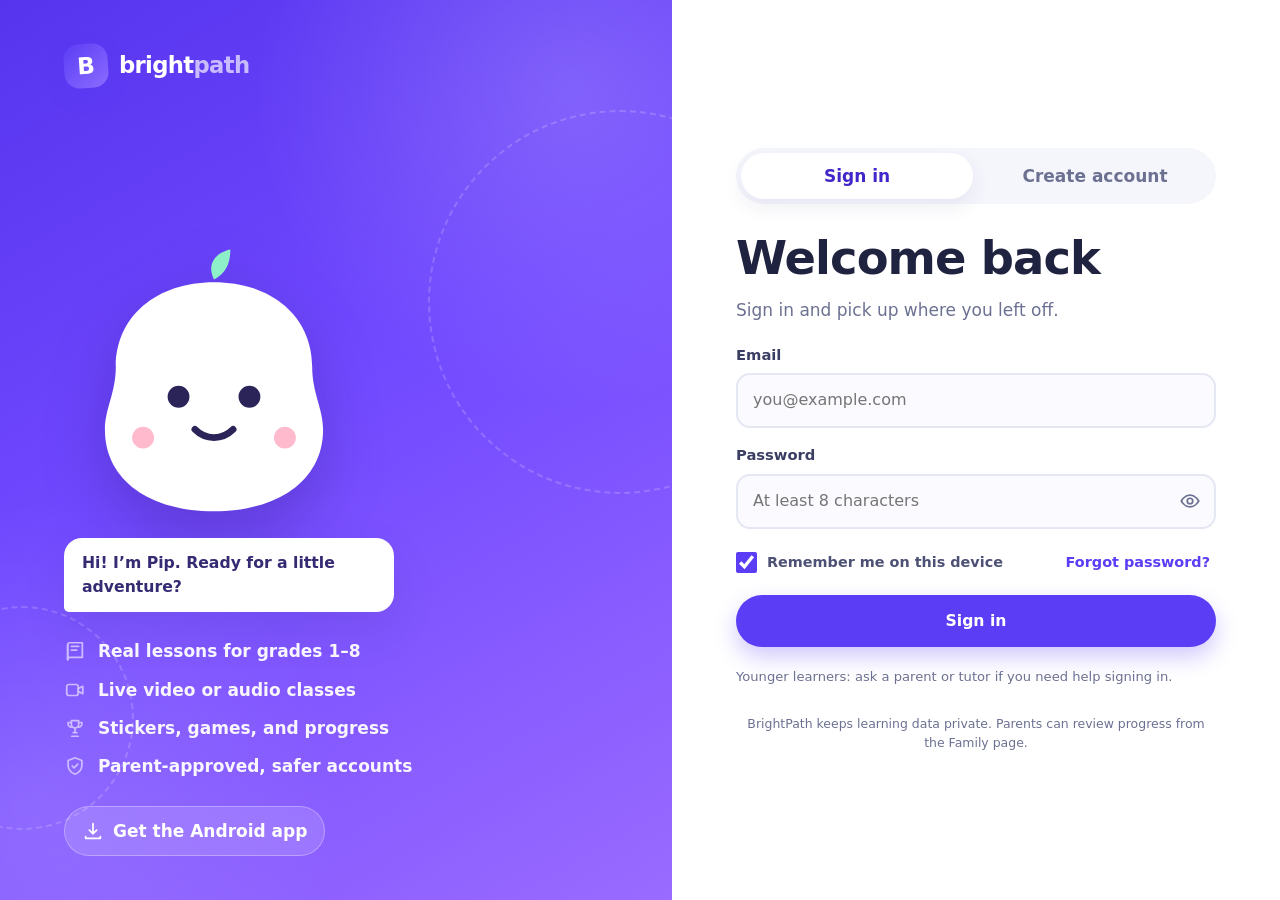
<file: app.html>
<!doctype html>
<html lang="en">
<head>
  <meta charset="utf-8">
  <meta name="viewport" content="width=device-width, initial-scale=1, viewport-fit=cover">
  <meta name="theme-color" content="#5b3df5">
  <meta name="mobile-web-app-capable" content="yes">
  <meta name="apple-mobile-web-app-capable" content="yes">
  <meta name="apple-mobile-web-app-status-bar-style" content="default">
  <meta name="description" content="BrightPath is a friendly learning app for grades 1 to 8 with lessons, live classes, games, and family progress.">
  <meta name="referrer" content="no-referrer">
  <title>BrightPath Learning</title>
  <link rel="manifest" href="./manifest.json">
  <link rel="icon" href="./icon.svg" type="image/svg+xml">
  <link rel="stylesheet" href="./styles.css">
  <script src="./site-config.js" defer></script>
</head>
<body>
  <svg class="icon-sprite" aria-hidden="true" focusable="false" xmlns="http://www.w3.org/2000/svg">
    <symbol id="i-home" viewBox="0 0 24 24"><path d="M3 11.5 12 4l9 7.5"/><path d="M5.5 10v10h13V10"/><path d="M9.5 20v-6h5v6"/></symbol>
    <symbol id="i-book" viewBox="0 0 24 24"><path d="M4 5.5A2.5 2.5 0 0 1 6.5 3H20v16H6.5A2.5 2.5 0 0 0 4 21.5z"/><path d="M4 5.5v16"/><path d="M8 7h8M8 11h6"/></symbol>
    <symbol id="i-tasks" viewBox="0 0 24 24"><rect x="4" y="3.5" width="16" height="17" rx="2.5"/><path d="m8 9 1.5 1.5L12 8"/><path d="M14 9.5h3M8 15h9"/></symbol>
    <symbol id="i-video" viewBox="0 0 24 24"><rect x="3" y="6" width="12.5" height="12" rx="2.5"/><path d="m15.5 10.5 5-2.5v8l-5-2.5z"/></symbol>
    <symbol id="i-message" viewBox="0 0 24 24"><path d="M4 5.5h16v10H9l-5 4z"/><path d="M8 9h8M8 12h5"/></symbol>
    <symbol id="i-game" viewBox="0 0 24 24"><path d="M7 8h10a4 4 0 0 1 4 4v4a2.5 2.5 0 0 1-4.4 1.6L15 16H9l-1.6 1.6A2.5 2.5 0 0 1 3 16v-4a4 4 0 0 1 4-4Z"/><path d="M8 11v3M6.5 12.5h3M16 11.5h.01M18 13.5h.01"/></symbol>
    <symbol id="i-trophy" viewBox="0 0 24 24"><path d="M8 4h8v4a4 4 0 0 1-8 0z"/><path d="M8 6H4.5v1.5A3.5 3.5 0 0 0 8 11M16 6h3.5v1.5A3.5 3.5 0 0 1 16 11"/><path d="M12 12v5M8.5 21h7M10 17h4"/></symbol>
    <symbol id="i-heart" viewBox="0 0 24 24"><path d="M12 20s-7.5-4.6-7.5-9.6A4.4 4.4 0 0 1 12 7.2a4.4 4.4 0 0 1 7.5 3.2C19.5 15.4 12 20 12 20Z"/></symbol>
    <symbol id="i-family" viewBox="0 0 24 24"><circle cx="8" cy="8" r="3"/><circle cx="17" cy="9" r="2.5"/><path d="M2.5 20a5.5 5.5 0 0 1 11 0M14 20a4.5 4.5 0 0 1 7.5-3.4"/></symbol>
    <symbol id="i-users" viewBox="0 0 24 24"><circle cx="9" cy="8" r="3.2"/><path d="M3 20a6 6 0 0 1 12 0"/><path d="M15.5 5.5a3 3 0 0 1 0 5.8M17 14a5 5 0 0 1 4 5"/></symbol>
    <symbol id="i-shield" viewBox="0 0 24 24"><path d="M12 3 4.5 6v5.5c0 4.4 3.1 7.6 7.5 9.5 4.4-1.9 7.5-5.1 7.5-9.5V6z"/><path d="m9 12 2 2 4-4"/></symbol>
    <symbol id="i-help" viewBox="0 0 24 24"><circle cx="12" cy="12" r="9"/><path d="M9.5 9a2.6 2.6 0 1 1 3.2 2.5c-.7.2-.7.8-.7 1.5"/><path d="M12 17h.01"/></symbol>
    <symbol id="i-bell" viewBox="0 0 24 24"><path d="M18 9a6 6 0 0 0-12 0c0 6-2.5 6-2.5 8h17C20.5 15 18 15 18 9"/><path d="M10 20h4"/></symbol>
    <symbol id="i-logout" viewBox="0 0 24 24"><path d="M14 4h4.5A1.5 1.5 0 0 1 20 5.5v13a1.5 1.5 0 0 1-1.5 1.5H14"/><path d="M10 8l-4 4 4 4M6 12h9"/></symbol>
    <symbol id="i-search" viewBox="0 0 24 24"><circle cx="10.5" cy="10.5" r="6.5"/><path d="m15.5 15.5 5 5"/></symbol>
    <symbol id="i-plus" viewBox="0 0 24 24"><path d="M12 5v14M5 12h14"/></symbol>
    <symbol id="i-star" viewBox="0 0 24 24"><path d="m12 3 2.7 5.6 6.1.9-4.4 4.3 1 6.1-5.4-2.9-5.4 2.9 1-6.1-4.4-4.3 6.1-.9z"/></symbol>
    <symbol id="i-sparkle" viewBox="0 0 24 24"><path d="M12 3c.6 4.7 2.3 6.4 7 7-4.7.6-6.4 2.3-7 7-.6-4.7-2.3-6.4-7-7 4.7-.6 6.4-2.3 7-7Z"/><path d="M19 15c.2 1.7.8 2.3 2.5 2.5-1.7.2-2.3.8-2.5 2.5-.2-1.7-.8-2.3-2.5-2.5 1.7-.2 2.3-.8 2.5-2.5Z"/></symbol>
    <symbol id="i-rocket" viewBox="0 0 24 24"><path d="M14 4c3.5 0 6 2.5 6 6l-7.5 7.5-4-4z"/><path d="m8.5 13.5-3.5.5.5-3.5 2-2L12 12z"/><path d="M6 18c-1.2.2-2.2 1.2-2.5 3 1.8-.3 2.8-1.3 3-2.5"/></symbol>
    <symbol id="i-check" viewBox="0 0 24 24"><path d="m5 12.5 4.5 4.5L19 7"/></symbol>
    <symbol id="i-play" viewBox="0 0 24 24"><path d="M8 5.5v13l10-6.5z"/></symbol>
    <symbol id="i-mic" viewBox="0 0 24 24"><rect x="9" y="3" width="6" height="11" rx="3"/><path d="M5.5 11a6.5 6.5 0 0 0 13 0M12 17.5V21M9 21h6"/></symbol>
    <symbol id="i-camera" viewBox="0 0 24 24"><rect x="3" y="7" width="12" height="10" rx="2.5"/><path d="m15 10.5 5-2.5v8l-5-2.5z"/></symbol>
    <symbol id="i-clock" viewBox="0 0 24 24"><circle cx="12" cy="12" r="9"/><path d="M12 7v5.5l3.5 2"/></symbol>
    <symbol id="i-calendar" viewBox="0 0 24 24"><rect x="3.5" y="5" width="17" height="16" rx="2.5"/><path d="M8 3v4M16 3v4M3.5 10h17"/></symbol>
    <symbol id="i-download" viewBox="0 0 24 24"><path d="M12 4v11M8 11l4 4 4-4"/><path d="M4 18v2h16v-2"/></symbol>
<symbol id="i-copy" viewBox="0 0 24 24"><rect x="8.5" y="8.5" width="12" height="12" rx="2.5"/><path d="M15.5 5.5A2.5 2.5 0 0 0 13 3H6a3 3 0 0 0-3 3v7a2.5 2.5 0 0 0 2.5 2.5"/></symbol>
    <symbol id="i-close" viewBox="0 0 24 24"><path d="m6 6 12 12M18 6 6 18"/></symbol>
    <symbol id="i-menu" viewBox="0 0 24 24"><path d="M4 7h16M4 12h16M4 17h16"/></symbol>
    <symbol id="i-send" viewBox="0 0 24 24"><path d="m4 12 16-8-5 16-3-6z"/><path d="m12 14 8-10"/></symbol>
    <symbol id="i-lock" viewBox="0 0 24 24"><rect x="4.5" y="10" width="15" height="11" rx="2.5"/><path d="M8 10V7.5a4 4 0 0 1 8 0V10"/><path d="M12 14v3"/></symbol>
    <symbol id="i-eye" viewBox="0 0 24 24"><path d="M2.5 12S6 5.5 12 5.5 21.5 12 21.5 12 18 18.5 12 18.5 2.5 12 2.5 12Z"/><circle cx="12" cy="12" r="3"/></symbol>
    <symbol id="i-pencil" viewBox="0 0 24 24"><path d="m4 20 4.5-1L20 7.5 16.5 4 5 15.5z"/><path d="m14.5 6 3.5 3.5"/></symbol>
    <symbol id="i-chart" viewBox="0 0 24 24"><path d="M4 20V4M4 20h16"/><path d="M8 16v-4M12 16V8M16 16v-7"/></symbol>
    <symbol id="i-leaf" viewBox="0 0 24 24"><path d="M5 19c0-8 5-13 14-14 1 9-4 15-12 15"/><path d="M5 19c2-4 5-7 9-9"/></symbol>
    <symbol id="i-people" viewBox="0 0 24 24"><circle cx="8" cy="8" r="3"/><circle cx="17" cy="9" r="2.5"/><path d="M2.5 20a5.5 5.5 0 0 1 11 0M14 20a4.5 4.5 0 0 1 7.5-3.4"/></symbol>
    <symbol id="i-settings" viewBox="0 0 24 24"><circle cx="12" cy="12" r="3"/><path d="M12 2.5v3M12 18.5v3M2.5 12h3M18.5 12h3M5.3 5.3l2.1 2.1M16.6 16.6l2.1 2.1M18.7 5.3l-2.1 2.1M7.4 16.6l-2.1 2.1"/></symbol>
    <symbol id="i-refresh" viewBox="0 0 24 24"><path d="M20 11a8 8 0 1 0-2 6"/><path d="M20 4v7h-7"/></symbol>
    <symbol id="i-trash" viewBox="0 0 24 24"><path d="M4 7h16M9 7V4h6v3M6 7l1 13h10l1-13"/><path d="M10 11v5M14 11v5"/></symbol>
    <symbol id="i-edit" viewBox="0 0 24 24"><path d="m4 20 4.5-1L20 7.5 16.5 4 5 15.5z"/><path d="m14.5 6 3.5 3.5"/></symbol>
    <symbol id="i-fingerprint" viewBox="0 0 24 24"><path d="M5 12a7 7 0 0 1 14 0"/><path d="M7.5 12a4.5 4.5 0 0 1 9 0v3"/><path d="M10 12a2 2 0 0 1 4 0v4"/><path d="M12.5 16v3M5 15.5v2M18.5 17v2.5"/></symbol>
    <symbol id="i-arrow" viewBox="0 0 24 24"><path d="M5 12h14M14 7l5 5-5 5"/></symbol>
    <symbol id="i-cloud" viewBox="0 0 24 24"><path d="M6.5 19a4.5 4.5 0 0 1-.7-8.9A6 6 0 0 1 17.5 9 4.8 4.8 0 0 1 17 19z"/></symbol>
    <symbol id="i-moon" viewBox="0 0 24 24"><path d="M20 14.5A8 8 0 0 1 9.5 4 8.5 8.5 0 1 0 20 14.5Z"/></symbol>
    <symbol id="i-sun" viewBox="0 0 24 24"><circle cx="12" cy="12" r="4"/><path d="M12 2.5v2M12 19.5v2M2.5 12h2M19.5 12h2M5.3 5.3l1.4 1.4M17.3 17.3l1.4 1.4M18.7 5.3l-1.4 1.4M6.7 17.3l-1.4 1.4"/></symbol>
  </svg>

  <section id="auth-view" class="auth-view">
    <div class="auth-art">
      <a class="brand brand-light" href="./index.html" aria-label="BrightPath home">
        <span class="brand-mark">B</span>
        <span class="brand-word">bright<span>path</span></span>
      </a>
      <div class="auth-mascot">
        <svg viewBox="0 0 220 220" role="img" aria-label="Pip the friendly BrightPath guide">
          <path class="mascot-body" d="M110 28c42 0 72 25 72 62 0 19 8 31 8 46 0 38-34 60-80 60s-80-22-80-60c0-15 8-27 8-46 0-37 30-62 72-62Z"/>
          <circle cx="84" cy="112" r="8" class="mascot-eye"/>
          <circle cx="136" cy="112" r="8" class="mascot-eye"/>
          <path d="M96 136c8 8 20 8 28 0" class="mascot-smile"/>
          <path d="M110 26c-6-12 2-20 12-22 0 11-4 18-12 22Z" class="mascot-leaf"/>
          <circle cx="58" cy="142" r="8" class="mascot-cheek"/>
          <circle cx="162" cy="142" r="8" class="mascot-cheek"/>
        </svg>
        <div class="mascot-bubble">Hi! I’m Pip. Ready for a little adventure?</div>
      </div>
      <ul class="auth-points">
        <li><svg class="icon"><use href="#i-book"/></svg> Real lessons for grades 1–8</li>
        <li><svg class="icon"><use href="#i-video"/></svg> Live video or audio classes</li>
        <li><svg class="icon"><use href="#i-trophy"/></svg> Stickers, games, and progress</li>
        <li><svg class="icon"><use href="#i-shield"/></svg> Parent-approved, safer accounts</li>
      </ul>
      <a class="auth-download" href="./index.html#android"><svg class="icon"><use href="#i-download"/></svg> Get the Android app</a>
    </div>

    <div class="auth-panel">
      <div class="auth-mobile-brand">
        <span class="brand-mark">B</span>
        <span class="brand-word">bright<span>path</span></span>
      </div>
      <div class="auth-tabs" role="tablist">
        <button class="auth-tab is-active" data-auth-tab="login" role="tab" aria-selected="true">Sign in</button>
        <button class="auth-tab" data-auth-tab="register" role="tab" aria-selected="false">Create account</button>
      </div>

      <form id="login-form" class="auth-form" autocomplete="on" novalidate>
        <h1>Welcome back</h1>
        <p class="muted">Sign in and pick up where you left off.</p>
        <label class="field"><span>Email</span><input id="login-email" type="email" inputmode="email" autocomplete="username" required placeholder="you@example.com"></label>
        <label class="field"><span>Password</span>
          <span class="password-wrap"><input id="login-password" type="password" autocomplete="current-password" required minlength="8" placeholder="At least 8 characters"><button type="button" class="peek" data-peek="login-password" aria-label="Show password"><svg class="icon"><use href="#i-eye"/></svg></button></span>
        </label>
        <div class="form-row"><label class="check"><input id="login-remember" type="checkbox" checked> <span>Remember me on this device</span></label><button type="button" class="link-button" id="forgot-button">Forgot password?</button></div>
        <button class="button button-primary button-wide" type="submit" id="login-submit">Sign in</button>
        <button class="button button-biometric button-wide" type="button" id="biometric-unlock" hidden><svg class="icon"><use href="#i-fingerprint"/></svg> Unlock with fingerprint</button>
        <p class="form-note">Younger learners: ask a parent or tutor if you need help signing in.</p>
      </form>

      <form id="register-form" class="auth-form" hidden novalidate>
        <h1>Start your path</h1>
        <p class="muted">Choose who you are, then make a safe account.</p>
        <div class="role-picker" role="radiogroup" aria-label="Account type">
          <label class="role-option is-active"><input type="radio" name="register-role" value="student" checked><span><svg class="icon"><use href="#i-star"/></svg> Student</span></label>
          <label class="role-option"><input type="radio" name="register-role" value="parent"><span><svg class="icon"><use href="#i-family"/></svg> Parent</span></label>
          <label class="role-option"><input type="radio" name="register-role" value="tutor"><span><svg class="icon"><use href="#i-pencil"/></svg> Tutor</span></label>
        </div>
        <div class="form-grid">
          <label class="field"><span>Name</span><input id="register-name" autocomplete="name" required maxlength="120" placeholder="Your name"></label>
          <label class="field"><span>Email</span><input id="register-email" type="email" inputmode="email" autocomplete="email" required placeholder="you@example.com"></label>
        </div>
        <div class="form-grid">
          <label class="field"><span>Password</span>
            <span class="password-wrap"><input id="register-password" type="password" autocomplete="new-password" required minlength="8" placeholder="At least 8 characters"><button type="button" class="peek" data-peek="register-password" aria-label="Show password"><svg class="icon"><use href="#i-eye"/></svg></button></span>
          </label>
          <label class="field" id="grade-field"><span>Grade</span>
            <select id="register-grade" required>
              <option value="">Choose grade</option>
              <option value="1">Grade 1</option><option value="2">Grade 2</option><option value="3">Grade 3</option><option value="4">Grade 4</option>
              <option value="5">Grade 5</option><option value="6">Grade 6</option><option value="7">Grade 7</option><option value="8">Grade 8</option>
            </select>
          </label>
        </div>
        <label class="field"><span>Avatar</span>
          <select id="register-avatar">
            <option value="star">Star</option><option value="rocket">Rocket</option><option value="book">Book</option><option value="fox">Fox</option>
            <option value="panda">Panda</option><option value="owl">Owl</option><option value="cat">Cat</option><option value="robot">Robot</option>
            <option value="flower">Flower</option><option value="moon">Moon</option>
          </select>
        </label>
        <label class="field"><span>School invite code <em>(optional)</em></span><input id="register-invite" maxlength="8" placeholder="For example 7KQ2M9XA"></label>
        <div id="student-consent-fields">
          <label class="field"><span>Parent or guardian email</span><input id="register-guardian" type="email" inputmode="email" placeholder="parent@example.com"></label>
          <label class="check check-box"><input id="register-consent" type="checkbox"> <span>My parent or guardian says it is okay to use BrightPath and agrees to the family safety rules.</span></label>
        </div>
        <p id="register-tutor-note" class="form-note" hidden>Tutor accounts are reviewed by a school administrator before first sign-in.</p>
        <button class="button button-primary button-wide" type="submit" id="register-submit">Create my account</button>
        <p class="form-note">Never share your password. BrightPath will never ask for it by email.</p>
      </form>

      <form id="forgot-form" class="auth-form" hidden novalidate>
        <h1>Need help signing in?</h1>
        <p class="muted">Enter your email. If mail is enabled, a recovery link is sent. Otherwise your parent, tutor, or school administrator can create a temporary password.</p>
        <label class="field"><span>Email</span><input id="forgot-email" type="email" inputmode="email" required placeholder="you@example.com"></label>
        <button class="button button-primary button-wide" type="submit">Send recovery help</button>
        <button class="button button-quiet button-wide" type="button" id="forgot-back">Back to sign in</button>
      </form>
      <p class="auth-legal">BrightPath keeps learning data private. Parents can review progress from the Family page.</p>
    </div>
  </section>

  <div id="app-view" class="app-shell" hidden>
    <div class="scrim" id="nav-scrim" hidden></div>
    <aside class="sidebar" id="sidebar" aria-label="Main navigation">
      <a class="brand" href="#" data-page="home" aria-label="BrightPath home">
        <span class="brand-mark">B</span>
        <span class="brand-word">bright<span>path</span></span>
      </a>
      <div class="sidebar-profile">
        <span class="avatar avatar-lg" id="sidebar-avatar">S</span>
        <div><strong id="sidebar-name">Learner</strong><small id="sidebar-role">Student</small></div>
      </div>
      <nav id="side-nav" class="nav-list"></nav>
      <div class="sidebar-card">
        <svg class="icon"><use href="#i-sparkle"/></svg>
        <strong>A little progress<br>every day.</strong>
        <span id="sidebar-tip">You’re doing great.</span>
      </div>
      <div class="sidebar-footer">
        <span class="online-dot"></span>
        <span id="connection-label">Connected</span>
        <button class="icon-button tiny" id="sidebar-help" aria-label="Help"><svg class="icon"><use href="#i-help"/></svg></button>
      </div>
    </aside>

    <main class="main-area">
      <header class="topbar">
        <button class="icon-button mobile-only" id="menu-button" aria-label="Open menu"><svg class="icon"><use href="#i-menu"/></svg></button>
        <div class="topbar-title"><small id="greeting">Hello</small><strong id="page-title">My learning</strong></div>
        <form class="search-box" id="search-form" role="search">
          <svg class="icon"><use href="#i-search"/></svg>
          <input id="search-input" type="search" placeholder="Search lessons and help" autocomplete="off" aria-label="Search">
          <kbd>/</kbd>
        </form>
        <div class="topbar-actions">
          <button class="icon-button" id="install-button" aria-label="Get the Android app" title="Get the Android app" hidden><svg class="icon"><use href="#i-download"/></svg></button>
          <button class="icon-button notification-button" id="notification-button" aria-label="Notifications"><svg class="icon"><use href="#i-bell"/></svg><span class="notification-dot" id="notification-dot" hidden></span></button>
          <button class="profile-chip" id="profile-button" aria-label="Open profile"><span class="avatar" id="header-avatar">S</span><span id="header-name">Learner</span><svg class="icon chevron"><use href="#i-arrow"/></svg></button>
        </div>
      </header>
      <section id="page-content" class="page-content" aria-live="polite" tabindex="-1"></section>
      <nav id="mobile-nav" class="mobile-nav" aria-label="Mobile navigation"></nav>
    </main>
  </div>

  <aside id="notification-drawer" class="drawer" hidden aria-label="Notifications">
    <div class="drawer-head"><div><small>Your updates</small><h2>Notifications</h2></div><button class="icon-button" id="notification-close" aria-label="Close"><svg class="icon"><use href="#i-close"/></svg></button></div>
    <div class="drawer-actions"><button class="button button-quiet button-small" id="mark-all-read">Mark all as read</button><button class="button button-quiet button-small" id="enable-notifications">Allow notifications</button></div>
    <div id="notification-list" class="notification-list"></div>
  </aside>

  <div id="modal-root"></div>
  <div id="toast" class="toast" role="status" aria-live="polite"></div>

  <section id="jitsi-overlay" class="jitsi-overlay" hidden aria-label="Live class">
    <header class="jitsi-bar">
      <div><span class="live-pill"><span class="pulse"></span> Live class</span><strong id="jitsi-title">BrightPath class</strong></div>
      <div class="jitsi-actions">
        <button class="button button-quiet button-small" id="jitsi-chat-toggle"><svg class="icon"><use href="#i-message"/></svg> Class chat</button>
        <button class="button button-danger button-small" id="jitsi-leave"><svg class="icon"><use href="#i-close"/></svg> Leave</button>
      </div>
    </header>
    <div class="jitsi-stage">
      <div id="jitsi-container"></div>
      <aside id="class-chat-panel" class="class-chat" hidden>
        <div class="class-chat-head"><strong>Class chat</strong><button class="icon-button tiny" id="class-chat-close" aria-label="Close chat"><svg class="icon"><use href="#i-close"/></svg></button></div>
        <div id="class-chat-messages" class="chat-messages"></div>
        <form id="class-chat-form" class="chat-form"><input id="class-chat-input" maxlength="1000" placeholder="Write to the class"><button class="icon-button send" aria-label="Send"><svg class="icon"><use href="#i-send"/></svg></button></form>
      </aside>
    </div>
  </section>

  <div id="tour" class="tour" hidden>
    <div class="tour-card">
      <div class="tour-top"><span id="tour-count">1 of 5</span><button class="icon-button tiny" id="tour-skip" aria-label="Skip tour"><svg class="icon"><use href="#i-close"/></svg></button></div>
      <div class="tour-illustration" id="tour-illustration"></div>
      <h2 id="tour-title">Welcome to BrightPath</h2>
      <p id="tour-body">Here is a quick guide to your learning space.</p>
      <div class="tour-dots" id="tour-dots"></div>
      <div class="tour-actions"><button class="button button-quiet" id="tour-back">Back</button><button class="button button-primary" id="tour-next">Next</button></div>
    </div>
  </div>

  <script src="./app.js" defer></script>
</body>
</html>
</file>
<file: styles.css>
/* BrightPath — production interface
   Big type, large touch targets, playful stickers, calm reading areas. */

:root {
  --purple: #5b3df5;
  --purple-dark: #4027c9;
  --purple-soft: #eeeaff;
  --mint: #16b98d;
  --mint-soft: #e2fbf3;
  --orange: #f08c2e;
  --orange-soft: #fff1df;
  --peach: #ff7474;
  --peach-soft: #ffe9e9;
  --blue: #2d8cf0;
  --blue-soft: #e7f2ff;
  --yellow: #f5c542;
  --yellow-soft: #fff7d9;
  --ink: #20233f;
  --muted: #6c7192;
  --line: #e5e7f3;
  --bg: #f5f6fc;
  --card: #ffffff;
  --shadow: 0 18px 45px rgba(44, 39, 105, 0.10);
  --shadow-sm: 0 8px 20px rgba(44, 39, 105, 0.08);
  --radius: 22px;
  --radius-sm: 14px;
  --font: "Segoe UI", system-ui, -apple-system, "Helvetica Neue", Arial, sans-serif;
  --display: "Trebuchet MS", "Segoe UI", system-ui, sans-serif;
}

* { box-sizing: border-box; }
html { scroll-behavior: smooth; }
body {
  margin: 0;
  font-family: var(--font);
  font-size: 17px;
  line-height: 1.55;
  color: var(--ink);
  background: var(--bg);
  -webkit-font-smoothing: antialiased;
  -webkit-tap-highlight-color: transparent;
}
body.modal-open { overflow: hidden; }
h1, h2, h3, h4, p { margin-top: 0; }
h1, h2, h3 { font-family: var(--display); line-height: 1.15; letter-spacing: -0.02em; }
h1 { font-size: clamp(2rem, 4vw, 2.9rem); margin-bottom: 10px; }
h2 { font-size: clamp(1.45rem, 2.4vw, 2rem); margin-bottom: 8px; }
h3 { font-size: 1.2rem; margin-bottom: 6px; }
a { color: var(--purple); text-decoration: none; }
a:hover { text-decoration: underline; }
img { max-width: 100%; }
button, input, select, textarea { font: inherit; color: inherit; }
button { cursor: pointer; }
[hidden] { display: none !important; }
:focus-visible { outline: 3px solid rgba(91, 61, 245, 0.4); outline-offset: 3px; }

.icon-sprite { position: absolute; width: 0; height: 0; overflow: hidden; }
.icon { width: 22px; height: 22px; fill: none; stroke: currentColor; stroke-width: 1.9; stroke-linecap: round; stroke-linejoin: round; display: inline-block; vertical-align: -4px; flex: 0 0 auto; }
.icon-sm { width: 18px; height: 18px; }
.icon-lg { width: 30px; height: 30px; }
.muted { color: var(--muted); }
.small { font-size: 0.88rem; }
.tiny-text { font-size: 0.78rem; }
.center { text-align: center; }
.sr-only { position: absolute; width: 1px; height: 1px; overflow: hidden; clip: rect(0 0 0 0); white-space: nowrap; }
.nowrap { white-space: nowrap; }
.stack { display: grid; gap: 14px; }
.row { display: flex; align-items: center; gap: 10px; flex-wrap: wrap; }
.row-between { display: flex; align-items: center; justify-content: space-between; gap: 12px; flex-wrap: wrap; }
.grow { flex: 1; }

/* Buttons */
.button {
  border: 0;
  border-radius: 999px;
  padding: 14px 22px;
  min-height: 48px;
  display: inline-flex;
  align-items: center;
  justify-content: center;
  gap: 9px;
  font-weight: 800;
  font-size: 0.98rem;
  transition: transform .15s ease, box-shadow .15s ease, background .15s ease;
  text-decoration: none;
}
.button:hover { transform: translateY(-1px); text-decoration: none; }
.button:active { transform: translateY(1px); }
.button:disabled { opacity: .5; cursor: not-allowed; transform: none; }
.button-primary { background: var(--purple); color: #fff; box-shadow: 0 10px 22px rgba(91, 61, 245, .28); }
.button-primary:hover { background: var(--purple-dark); }
.button-mint { background: var(--mint); color: #fff; box-shadow: 0 10px 22px rgba(22, 185, 141, .24); }
.button-orange { background: var(--orange); color: #fff; }
.button-danger { background: var(--peach); color: #fff; }
.button-quiet { background: var(--purple-soft); color: var(--purple-dark); }
.button-white { background: #fff; color: var(--ink); box-shadow: var(--shadow-sm); }
.button-outline { background: transparent; border: 2px solid var(--line); color: var(--ink); }
.button-small { min-height: 38px; padding: 8px 15px; font-size: 0.86rem; }
.button-wide { width: 100%; }
.button-biometric { background: #16203c; color: #fff; }
.button-biometric:hover { background: #0c1429; }
.icon-button {
  width: 46px; height: 46px; border-radius: 50%; border: 1px solid var(--line);
  background: #fff; color: var(--ink); display: inline-flex; align-items: center; justify-content: center;
  transition: background .15s ease, transform .15s ease;
}
.icon-button:hover { background: var(--purple-soft); transform: translateY(-1px); }
.icon-button.tiny { width: 38px; height: 38px; }
.icon-button.send { background: var(--purple); color: #fff; border-color: var(--purple); }
.link-button { border: 0; background: none; color: var(--purple); font-weight: 700; padding: 6px; font-size: 0.9rem; }
.link-button:hover { text-decoration: underline; }

/* Fields */
.field { display: grid; gap: 7px; font-weight: 700; font-size: 0.92rem; }
.field > span:first-child { color: #3a3e63; }
.field em { font-style: normal; font-weight: 600; color: var(--muted); }
.field input, .field select, .field textarea, .input {
  width: 100%; border: 2px solid var(--line); background: #fbfbff; border-radius: var(--radius-sm);
  padding: 13px 15px; min-height: 50px; font-weight: 500; font-size: 1rem; transition: border .15s ease, background .15s ease;
}
.field input:focus, .field select:focus, .field textarea:focus, .input:focus {
  border-color: var(--purple); background: #fff; outline: none; box-shadow: 0 0 0 4px rgba(91, 61, 245, .10);
}
.field textarea { min-height: 120px; resize: vertical; }
.password-wrap { position: relative; display: block; }
.password-wrap input { padding-right: 54px; }
.peek { position: absolute; right: 7px; top: 50%; transform: translateY(-50%); width: 38px; height: 38px; border: 0; background: transparent; color: var(--muted); display: grid; place-items: center; border-radius: 50%; }
.peek:hover { background: var(--purple-soft); }
.check { display: flex; align-items: flex-start; gap: 10px; font-weight: 600; font-size: 0.9rem; color: #4d5175; cursor: pointer; }
.check input { width: 21px; height: 21px; margin: 1px 0 0; accent-color: var(--purple); flex: 0 0 auto; }
.check-box { border: 2px solid var(--line); border-radius: var(--radius-sm); padding: 13px; background: #fbfbff; }
.form-grid { display: grid; grid-template-columns: 1fr 1fr; gap: 14px; }
.form-row { display: flex; align-items: center; justify-content: space-between; gap: 10px; flex-wrap: wrap; }
.form-note { font-size: 0.82rem; color: var(--muted); margin: 4px 0 0; }
.form-error { background: var(--peach-soft); border: 1px solid #ffc7c7; color: #8d2f2f; padding: 12px 14px; border-radius: 12px; font-size: 0.9rem; font-weight: 600; }
.form-success { background: var(--mint-soft); border: 1px solid #b6f0df; color: #116c55; padding: 12px 14px; border-radius: 12px; font-size: 0.9rem; font-weight: 600; }
.form-message:empty { display: none; }

/* Brand */
.brand { display: inline-flex; align-items: center; gap: 11px; text-decoration: none; color: var(--ink); }
.brand:hover { text-decoration: none; }
.brand-mark {
  width: 44px; height: 44px; border-radius: 15px; display: grid; place-items: center;
  background: linear-gradient(140deg, var(--purple), #8b6cff);
  color: #fff; font-family: var(--display); font-weight: 900; font-size: 1.45rem;
  box-shadow: 0 8px 18px rgba(91, 61, 245, .3); transform: rotate(-4deg);
}
.brand-word { font-family: var(--display); font-weight: 900; font-size: 1.42rem; letter-spacing: -0.03em; }
.brand-word > span { color: var(--purple); }
.brand-light, .brand-light .brand-word { color: #fff; }
.brand-light .brand-word > span { color: #c9bbff; }

/* Auth */
.auth-view { min-height: 100vh; display: grid; grid-template-columns: minmax(0, 1.05fr) minmax(420px, .95fr); background: #fff; }
.auth-art {
  position: relative; overflow: hidden; padding: 44px clamp(28px, 5vw, 76px);
  background: radial-gradient(circle at 85% 10%, rgba(255,255,255,.16), transparent 32%),
              radial-gradient(circle at 5% 90%, rgba(255,255,255,.12), transparent 30%),
              linear-gradient(150deg, #5634ee 0%, #7149ff 45%, #9a6bff 100%);
  color: #fff; display: flex; flex-direction: column;
}
.auth-art::before, .auth-art::after {
  content: ""; position: absolute; border-radius: 50%; border: 2px dashed rgba(255,255,255,.18);
}
.auth-art::before { width: 380px; height: 380px; right: -140px; top: 110px; }
.auth-art::after { width: 220px; height: 220px; left: -90px; bottom: 70px; }
.auth-mascot { margin: auto 0 26px; max-width: 430px; position: relative; z-index: 1; }
.auth-mascot svg { width: min(300px, 72%); display: block; filter: drop-shadow(0 24px 30px rgba(35, 15, 110, .28)); }
.mascot-body { fill: #fff; }
.mascot-eye { fill: #2a2458; }
.mascot-smile { fill: none; stroke: #2a2458; stroke-width: 5; stroke-linecap: round; }
.mascot-leaf { fill: #8ef0c8; }
.mascot-cheek { fill: #ffb3c8; opacity: .9; }
.mascot-bubble {
  position: relative; display: inline-block; margin-top: -6px; background: #fff; color: #342b73;
  padding: 13px 18px; border-radius: 18px 18px 18px 5px; font-weight: 800; font-size: 0.98rem;
  box-shadow: var(--shadow); max-width: 330px;
}
.auth-points { list-style: none; padding: 0; margin: 0 0 26px; display: grid; gap: 12px; position: relative; z-index: 1; }
.auth-points li { display: flex; align-items: center; gap: 12px; font-weight: 700; color: rgba(255,255,255,.94); }
.auth-points .icon { color: #cdbcff; }
.auth-download { align-self: flex-start; display: inline-flex; align-items: center; gap: 9px; background: rgba(255,255,255,.14); border: 1px solid rgba(255,255,255,.3); color: #fff; padding: 11px 17px; border-radius: 999px; font-weight: 800; position: relative; z-index: 1; }
.auth-download:hover { background: rgba(255,255,255,.22); text-decoration: none; }
.auth-panel { padding: 44px clamp(26px, 5vw, 68px); display: flex; flex-direction: column; justify-content: center; max-width: 640px; width: 100%; margin: 0 auto; }
.auth-mobile-brand { display: none; align-items: center; gap: 10px; margin-bottom: 24px; }
.auth-tabs { display: flex; gap: 6px; background: var(--bg); padding: 5px; border-radius: 999px; margin-bottom: 28px; }
.auth-tab { flex: 1; border: 0; background: transparent; padding: 10px 16px; border-radius: 999px; font-weight: 800; color: var(--muted); }
.auth-tab.is-active { background: #fff; color: var(--purple-dark); box-shadow: var(--shadow-sm); }
.auth-form { display: grid; gap: 16px; animation: fadeUp .3s ease both; }
.auth-form h1 { margin-bottom: -4px; }
.auth-form > .muted { margin-bottom: 4px; }
.role-picker { display: grid; grid-template-columns: repeat(3, 1fr); gap: 9px; }
.role-option input { position: absolute; opacity: 0; pointer-events: none; }
.role-option span { display: flex; align-items: center; justify-content: center; gap: 6px; border: 2px solid var(--line); border-radius: 14px; padding: 12px 8px; font-weight: 800; font-size: 0.88rem; color: var(--muted); background: #fff; text-align: center; transition: all .15s ease; }
.role-option.is-active span { border-color: var(--purple); background: var(--purple-soft); color: var(--purple-dark); }
.role-option span .icon { width: 19px; height: 19px; }
.auth-legal { margin: 26px 0 0; font-size: 0.78rem; color: var(--muted); text-align: center; }
@keyframes fadeUp { from { opacity: 0; transform: translateY(10px); } to { opacity: 1; transform: none; } }

/* App shell */
.app-shell { min-height: 100vh; display: grid; grid-template-columns: 278px minmax(0, 1fr); background: var(--bg); }
.sidebar {
  position: sticky; top: 0; height: 100vh; padding: 26px 20px 20px; display: flex; flex-direction: column;
  background: #fff; border-right: 1px solid var(--line); z-index: 40;
}
.sidebar .brand { margin: 0 6px 24px; }
.sidebar-profile { display: flex; align-items: center; gap: 12px; padding: 12px; border-radius: 16px; background: var(--bg); margin-bottom: 20px; }
.sidebar-profile strong { display: block; font-size: 0.95rem; line-height: 1.2; }
.sidebar-profile small { color: var(--muted); font-size: 0.76rem; font-weight: 700; text-transform: uppercase; letter-spacing: .07em; }
.avatar {
  width: 40px; height: 40px; border-radius: 50%; display: inline-grid; place-items: center; flex: 0 0 auto;
  background: var(--purple-soft); color: var(--purple-dark); font-weight: 900; font-size: 0.95rem;
  border: 2px solid #fff; box-shadow: 0 0 0 2px var(--purple-soft);
}
.avatar-lg { width: 52px; height: 52px; font-size: 1.15rem; }
.avatar-xl { width: 76px; height: 76px; font-size: 1.7rem; }
.avatar-mint { background: var(--mint-soft); color: #08755c; box-shadow: 0 0 0 2px var(--mint-soft); }
.avatar-orange { background: var(--orange-soft); color: #a45a08; box-shadow: 0 0 0 2px var(--orange-soft); }
.avatar-blue { background: var(--blue-soft); color: #145fa8; box-shadow: 0 0 0 2px var(--blue-soft); }
.avatar-peach { background: var(--peach-soft); color: #9a2b2b; box-shadow: 0 0 0 2px var(--peach-soft); }
.nav-list { display: grid; gap: 4px; margin-bottom: 18px; }
.nav-link {
  display: flex; align-items: center; gap: 12px; padding: 12px 14px; border-radius: 13px;
  color: #565b7e; font-weight: 800; font-size: 0.96rem; border: 0; background: none; width: 100%; text-align: left;
  transition: background .15s ease, color .15s ease, transform .15s ease;
}
.nav-link .icon { color: #8a8fb0; transition: color .15s ease; }
.nav-link:hover { background: var(--bg); color: var(--ink); text-decoration: none; transform: translateX(2px); }
.nav-link.is-active { background: var(--purple-soft); color: var(--purple-dark); }
.nav-link.is-active .icon { color: var(--purple); }
.nav-link .nav-badge { margin-left: auto; min-width: 22px; height: 22px; border-radius: 999px; background: var(--peach); color: #fff; font-size: 0.7rem; font-weight: 900; display: grid; place-items: center; padding: 0 6px; }
.sidebar-card {
  margin-top: auto; background: linear-gradient(150deg, #fff7d9, #ffe9c4); border: 2px dashed #f0cf7a;
  border-radius: 18px; padding: 15px; display: grid; gap: 5px; font-size: 0.86rem; color: #6d5311;
}
.sidebar-card .icon { color: #c69417; width: 26px; height: 26px; }
.sidebar-card strong { font-size: 0.95rem; line-height: 1.3; }
.sidebar-footer { display: flex; align-items: center; gap: 8px; color: var(--muted); font-size: 0.78rem; font-weight: 700; padding: 16px 4px 0; }
.sidebar-footer .icon-button { margin-left: auto; }

.main-area { min-width: 0; display: flex; flex-direction: column; min-height: 100vh; }
.topbar {
  position: sticky; top: 0; z-index: 30; display: flex; align-items: center; gap: 16px;
  padding: 16px clamp(18px, 3vw, 40px); background: rgba(245,246,252,.9); backdrop-filter: blur(12px);
  border-bottom: 1px solid rgba(229,231,243,.7);
}
.topbar-title { display: grid; line-height: 1.2; min-width: 150px; }
.topbar-title small { color: var(--muted); font-weight: 700; font-size: 0.76rem; }
.topbar-title strong { font-family: var(--display); font-size: 1.2rem; letter-spacing: -0.02em; }
.search-box {
  flex: 1; max-width: 520px; margin-left: auto; display: flex; align-items: center; gap: 10px;
  background: #fff; border: 1px solid var(--line); border-radius: 999px; padding: 0 14px; height: 46px; color: var(--muted);
}
.search-box input { flex: 1; border: 0; background: none; outline: none; font-size: 0.94rem; min-width: 0; }
.search-box kbd { font-size: 0.7rem; border: 1px solid var(--line); background: var(--bg); border-radius: 6px; padding: 2px 6px; color: var(--muted); }
.topbar-actions { display: flex; align-items: center; gap: 9px; }
.notification-button { position: relative; }
.notification-dot { position: absolute; top: 9px; right: 9px; width: 10px; height: 10px; border-radius: 50%; background: var(--peach); border: 2px solid #fff; }
.profile-chip { display: flex; align-items: center; gap: 9px; border: 1px solid var(--line); background: #fff; border-radius: 999px; padding: 5px 13px 5px 5px; font-weight: 800; font-size: 0.88rem; }
.profile-chip .chevron { width: 16px; height: 16px; transform: rotate(90deg); color: var(--muted); }
.page-content { padding: 8px clamp(18px, 3vw, 40px) 100px; width: 100%; max-width: 1500px; margin: 0 auto; outline: none; }
.mobile-only { display: none; }
.mobile-nav { display: none; }
.scrim { position: fixed; inset: 0; background: rgba(18, 20, 45, .4); z-index: 35; border: 0; }

/* Generic page pieces */
.page-hero {
  margin: 18px 0 24px; border-radius: 28px; padding: clamp(22px, 3vw, 36px);
  background: radial-gradient(circle at 92% 5%, rgba(255,255,255,.24), transparent 28%), linear-gradient(135deg, #5b3df5, #8464ff 60%, #a583ff);
  color: #fff; display: flex; align-items: center; justify-content: space-between; gap: 22px; overflow: hidden; position: relative;
  box-shadow: 0 22px 50px rgba(75, 50, 200, .22);
}
.page-hero::after { content: ""; position: absolute; width: 210px; height: 210px; border: 2px dashed rgba(255,255,255,.22); border-radius: 50%; right: -70px; bottom: -100px; }
.page-hero h1, .page-hero h2 { color: #fff; margin-bottom: 7px; }
.page-hero p { color: rgba(255,255,255,.86); max-width: 650px; margin-bottom: 0; font-weight: 500; }
.hero-mascot { width: 140px; flex: 0 0 auto; position: relative; z-index: 1; }
.hero-mascot svg { width: 100%; filter: drop-shadow(0 15px 20px rgba(40, 15, 120, .3)); }
.page-head { display: flex; align-items: flex-end; justify-content: space-between; gap: 16px; flex-wrap: wrap; margin: 20px 0 18px; }
.page-head h1 { margin-bottom: 2px; }
.page-head p { margin: 0; color: var(--muted); }
.section-head { display: flex; align-items: center; justify-content: space-between; gap: 12px; margin: 26px 0 13px; }
.section-head h2, .section-head h3 { margin: 0; }
.section-head .link-button { font-size: 0.88rem; }
.card {
  background: var(--card); border: 1px solid var(--line); border-radius: var(--radius); padding: 20px;
  box-shadow: var(--shadow-sm);
}
.card-flat { box-shadow: none; }
.card-soft { background: var(--bg); border-style: dashed; box-shadow: none; }
.grid { display: grid; gap: 15px; }
.grid-2 { grid-template-columns: repeat(2, minmax(0, 1fr)); }
.grid-3 { grid-template-columns: repeat(3, minmax(0, 1fr)); }
.grid-4 { grid-template-columns: repeat(4, minmax(0, 1fr)); }
.grid-auto { grid-template-columns: repeat(auto-fill, minmax(250px, 1fr)); }
.empty-state {
  text-align: center; padding: 42px 24px; border: 2px dashed var(--line); border-radius: var(--radius);
  background: rgba(255,255,255,.6); color: var(--muted); display: grid; justify-items: center; gap: 10px;
}
.empty-state .icon { width: 46px; height: 46px; color: #b9bdd9; }
.empty-state h3 { color: var(--ink); margin: 2px 0 0; }
.empty-state p { max-width: 460px; margin: 0; }
.loading { display: grid; place-items: center; padding: 60px 20px; color: var(--muted); gap: 12px; }
.spinner { width: 34px; height: 34px; border-radius: 50%; border: 4px solid var(--purple-soft); border-top-color: var(--purple); animation: spin .8s linear infinite; }
@keyframes spin { to { transform: rotate(360deg); } }
.badge {
  display: inline-flex; align-items: center; gap: 5px; border-radius: 999px; padding: 5px 11px;
  font-size: 0.72rem; font-weight: 900; letter-spacing: .03em; text-transform: uppercase; background: var(--bg); color: var(--muted);
}
.badge-purple { background: var(--purple-soft); color: var(--purple-dark); }
.badge-mint { background: var(--mint-soft); color: #08755c; }
.badge-orange { background: var(--orange-soft); color: #a45a08; }
.badge-blue { background: var(--blue-soft); color: #145fa8; }
.badge-peach { background: var(--peach-soft); color: #9a2b2b; }
.badge-yellow { background: var(--yellow-soft); color: #8a6510; }
.sticker {
  display: inline-grid; place-items: center; width: 54px; height: 54px; border-radius: 18px;
  background: var(--purple-soft); color: var(--purple-dark); transform: rotate(-4deg);
  box-shadow: inset 0 0 0 2px rgba(255,255,255,.7), 0 6px 0 rgba(64, 39, 201, .14);
}
.sticker .icon { width: 28px; height: 28px; }
.sticker-mint { background: var(--mint-soft); color: #08755c; }
.sticker-orange { background: var(--orange-soft); color: #a45a08; }
.sticker-yellow { background: var(--yellow-soft); color: #8a6510; }
.sticker-peach { background: var(--peach-soft); color: #9a2b2b; }
.sticker-blue { background: var(--blue-soft); color: #145fa8; }
.stat-card { display: flex; align-items: center; gap: 14px; padding: 17px; }
.stat-card .sticker { flex: 0 0 auto; }
.stat-card strong { font-family: var(--display); font-size: 1.55rem; display: block; line-height: 1.1; }
.stat-card span { color: var(--muted); font-size: 0.82rem; font-weight: 700; }
.progress-track { height: 10px; background: #eceef8; border-radius: 999px; overflow: hidden; }
.progress-fill { height: 100%; border-radius: inherit; background: linear-gradient(90deg, var(--purple), #9b7dff); transition: width .5s ease; }
.progress-fill.mint { background: linear-gradient(90deg, var(--mint), #5ce0bb); }
.progress-fill.orange { background: linear-gradient(90deg, var(--orange), #ffc06a); }
.progress-fill.blue { background: linear-gradient(90deg, var(--blue), #7bc0ff); }
.meta-row { display: flex; align-items: center; gap: 14px; flex-wrap: wrap; color: var(--muted); font-size: 0.8rem; font-weight: 700; }
.meta-row span { display: inline-flex; align-items: center; gap: 5px; }
.meta-row .icon { width: 16px; height: 16px; }
.divider { height: 1px; background: var(--line); margin: 18px 0; }
.avatar-choices { display: flex; gap: 8px; flex-wrap: wrap; }
.avatar-choice { border: 2px solid var(--line); background: #fff; border-radius: 12px; padding: 8px 11px; font-weight: 800; font-size: 0.85rem; }
.avatar-choice.is-active { border-color: var(--purple); background: var(--purple-soft); color: var(--purple-dark); }

/* Dashboard */
.dashboard-hero { display: grid; grid-template-columns: 1.35fr .65fr; gap: 16px; margin: 18px 0 20px; }
.dash-welcome {
  background: linear-gradient(135deg, #5b3df5, #8666ff 70%, #b394ff); color: #fff;
  border-radius: 28px; padding: clamp(22px, 3vw, 34px); position: relative; overflow: hidden;
  box-shadow: 0 22px 50px rgba(75, 50, 200, .22);
}
.dash-welcome::after { content: ""; position: absolute; inset: auto -50px -100px auto; width: 250px; height: 250px; border-radius: 50%; border: 2px dashed rgba(255,255,255,.22); }
.dash-welcome h1 { color: #fff; margin-bottom: 8px; }
.dash-welcome p { color: rgba(255,255,255,.88); max-width: 560px; font-weight: 500; }
.dash-welcome .row { position: relative; z-index: 1; }
.dash-mascot { text-align: center; display: grid; align-content: center; justify-items: center; }
.dash-mascot svg { width: min(200px, 100%); filter: drop-shadow(0 18px 24px rgba(75,50,200,.18)); }
.dash-mascot .mascot-bubble { color: var(--ink); margin-top: 4px; }
.quick-actions { display: flex; gap: 9px; flex-wrap: wrap; margin-top: 18px; position: relative; z-index: 1; }
.quick-action { display: inline-flex; align-items: center; gap: 8px; background: rgba(255,255,255,.16); border: 1px solid rgba(255,255,255,.28); color: #fff; padding: 10px 15px; border-radius: 999px; font-weight: 800; font-size: 0.86rem; }
.quick-action:hover { background: rgba(255,255,255,.26); text-decoration: none; }
.stat-grid { display: grid; grid-template-columns: repeat(4, minmax(0, 1fr)); gap: 12px; }
.next-card { display: flex; align-items: center; gap: 16px; padding: 18px; }
.next-card .sticker { width: 62px; height: 62px; }
.next-card h3 { margin-bottom: 3px; }
.next-card .grow { min-width: 0; }
.sponsor-card {
  display: flex; gap: 14px; align-items: center; padding: 15px 17px; border-radius: 18px; background: #fff;
  border: 1px solid var(--line); box-shadow: var(--shadow-sm);
}
.sponsor-card img { width: 58px; height: 58px; border-radius: 14px; object-fit: cover; background: var(--bg); }
.sponsor-card .grow { min-width: 0; }
.sponsor-card strong { display: block; font-size: 0.94rem; }
.sponsor-card p { margin: 2px 0 0; color: var(--muted); font-size: 0.82rem; }
.activity-row { display: flex; align-items: center; gap: 12px; padding: 11px 0; border-bottom: 1px solid var(--line); }
.activity-row:last-child { border-bottom: 0; }
.activity-row .sticker { width: 40px; height: 40px; border-radius: 12px; }
.activity-row .sticker .icon { width: 20px; height: 20px; }
.activity-row strong { display: block; font-size: 0.9rem; }
.activity-row span { color: var(--muted); font-size: 0.78rem; }
/* Lessons */
.lesson-grid { display: grid; grid-template-columns: repeat(auto-fill, minmax(255px, 1fr)); gap: 15px; }
.lesson-card {
  position: relative; display: flex; flex-direction: column; gap: 10px; padding: 19px; border-radius: var(--radius);
  background: #fff; border: 1px solid var(--line); box-shadow: var(--shadow-sm); text-align: left; color: var(--ink);
  transition: transform .16s ease, box-shadow .16s ease; overflow: hidden;
}
.lesson-card::after {
  content: ""; position: absolute; width: 110px; height: 110px; border-radius: 50%; right: -46px; top: -46px;
  background: var(--purple-soft); opacity: .8;
}
.lesson-card:hover { transform: translateY(-3px); box-shadow: var(--shadow); text-decoration: none; }
.lesson-card .sticker { position: relative; z-index: 1; }
.lesson-card h3 { margin: 2px 0 0; font-size: 1.12rem; position: relative; z-index: 1; }
.lesson-card p { margin: 0; color: var(--muted); font-size: 0.87rem; position: relative; z-index: 1; }
.lesson-card .lesson-foot { margin-top: auto; display: flex; align-items: center; justify-content: space-between; gap: 8px; position: relative; z-index: 1; }
.theme-mint .sticker { background: var(--mint-soft); color: #08755c; }
.theme-orange .sticker { background: var(--orange-soft); color: #a45a08; }
.theme-peach .sticker { background: var(--peach-soft); color: #9a2b2b; }
.theme-blue .sticker { background: var(--blue-soft); color: #145fa8; }
.theme-yellow .sticker { background: var(--yellow-soft); color: #8a6510; }
.lesson-card .lesson-status { font-size: 0.72rem; font-weight: 900; text-transform: uppercase; letter-spacing: .05em; color: var(--muted); }
.lesson-card.is-done { border-color: #b9efdf; background: linear-gradient(180deg, #fff, #f4fffb); }
.lesson-card.is-done .lesson-status { color: #08755c; }
.lesson-reader { display: grid; grid-template-columns: minmax(0, 1fr) 320px; gap: 18px; align-items: start; }
.reader-main { padding: clamp(22px, 3vw, 34px); }
.reader-body { font-size: 1.05rem; line-height: 1.8; color: #343852; }
.reader-body p { margin: 0 0 16px; }
.reader-body .reader-callout {
  background: var(--yellow-soft); border-left: 5px solid var(--yellow); border-radius: 0 14px 14px 0;
  padding: 14px 16px; margin: 18px 0; font-weight: 600;
}
.reader-side { display: grid; gap: 14px; position: sticky; top: 92px; }
.quiz { display: grid; gap: 18px; margin-top: 22px; }
.quiz-question { border: 2px solid var(--line); border-radius: 18px; padding: 18px; background: #fff; }
.quiz-question.is-correct { border-color: #9fe7d0; background: #f4fffb; }
.quiz-question.is-wrong { border-color: #ffc9c9; background: #fff8f8; }
.quiz-question h4 { margin: 0 0 12px; font-size: 1.02rem; }
.quiz-option {
  display: flex; align-items: center; gap: 10px; width: 100%; text-align: left; padding: 11px 13px;
  border: 2px solid var(--line); background: #fbfbff; border-radius: 12px; margin-bottom: 8px; font-weight: 600;
}
.quiz-option:hover { border-color: #c9bfff; }
.quiz-option.is-picked { border-color: var(--purple); background: var(--purple-soft); color: var(--purple-dark); }
.quiz-option.is-right { border-color: var(--mint); background: var(--mint-soft); color: #08755c; }
.quiz-option.is-selected-wrong { border-color: var(--peach); background: var(--peach-soft); color: #8d2f2f; }
.quiz-option .letter {
  width: 26px; height: 26px; border-radius: 8px; background: #fff; display: grid; place-items: center;
  font-size: 0.78rem; font-weight: 900; border: 1px solid var(--line); flex: 0 0 auto;
}
.quiz-explain { font-size: 0.88rem; color: #116c55; background: var(--mint-soft); padding: 10px 12px; border-radius: 10px; margin-top: 8px; }
.quiz-result { text-align: center; display: grid; justify-items: center; gap: 8px; padding: 16px; }
.quiz-result .sticker { width: 70px; height: 70px; }
.quiz-result strong { font-size: 2rem; font-family: var(--display); }

/* Assignments and submissions */
.assignment-card { display: grid; gap: 10px; padding: 20px; }
.assignment-card .assignment-top { display: flex; align-items: flex-start; gap: 13px; }
.assignment-card .sticker { width: 46px; height: 46px; border-radius: 14px; }
.assignment-card .sticker .icon { width: 23px; height: 23px; }
.assignment-card h3 { margin: 0; font-size: 1.06rem; }
.assignment-card p { margin: 2px 0 0; color: var(--muted); font-size: 0.88rem; }
.assignment-card .assignment-actions { display: flex; align-items: center; gap: 8px; flex-wrap: wrap; margin-top: 4px; }
.work-form { display: grid; gap: 11px; border-top: 1px dashed var(--line); padding-top: 14px; margin-top: 4px; }
.file-drop {
  border: 2px dashed #bfc5e6; border-radius: 15px; padding: 20px; text-align: center; background: #fbfbff;
  display: grid; justify-items: center; gap: 6px; color: var(--muted); font-weight: 700; font-size: 0.88rem; cursor: pointer;
}
.file-drop:hover { border-color: var(--purple); background: var(--purple-soft); }
.file-drop input { display: none; }
.file-name { font-size: 0.82rem; color: var(--purple-dark); font-weight: 800; }
.feedback-box { background: var(--blue-soft); border-radius: 12px; padding: 11px 13px; font-size: 0.86rem; color: #145fa8; }
.feedback-box strong { display: block; }

/* Live classes */
.class-grid { display: grid; grid-template-columns: repeat(auto-fill, minmax(280px, 1fr)); gap: 15px; }
.class-card { display: grid; gap: 11px; padding: 20px; position: relative; overflow: hidden; }
.class-card::after { content: ""; position: absolute; right: -40px; top: -40px; width: 120px; height: 120px; border-radius: 50%; background: var(--blue-soft); }
.class-card > * { position: relative; z-index: 1; }
.class-card h3 { margin: 0; font-size: 1.08rem; }
.class-card .class-when { font-family: var(--display); font-weight: 900; font-size: 1.22rem; color: var(--purple-dark); }
.class-card .class-actions { display: flex; gap: 8px; flex-wrap: wrap; margin-top: 3px; }
.live-pill { display: inline-flex; align-items: center; gap: 6px; background: #ffe5e5; color: #b02424; border-radius: 999px; padding: 5px 11px; font-size: 0.72rem; font-weight: 900; text-transform: uppercase; letter-spacing: .04em; }
.live-pill .pulse { width: 8px; height: 8px; border-radius: 50%; background: #ef4444; animation: pulse 1.4s ease infinite; }
@keyframes pulse { 0%,100% { opacity: 1; transform: scale(1); } 50% { opacity: .45; transform: scale(.8); } }
.schedule-row { display: flex; align-items: center; gap: 13px; padding: 13px 0; border-bottom: 1px solid var(--line); }
.schedule-row:last-child { border-bottom: 0; }
.schedule-date {
  width: 58px; height: 58px; border-radius: 15px; background: var(--purple-soft); color: var(--purple-dark);
  display: grid; place-items: center; line-height: 1.05; flex: 0 0 auto; font-family: var(--display); font-weight: 900;
}
.schedule-date small { font-size: 0.6rem; text-transform: uppercase; letter-spacing: .08em; }
.schedule-date strong { font-size: 1.25rem; }
.schedule-info { min-width: 0; }
.schedule-info strong { display: block; font-size: 0.95rem; }
.schedule-info span { color: var(--muted); font-size: 0.8rem; }

/* Games */
.game-grid { display: grid; grid-template-columns: repeat(auto-fill, minmax(220px, 1fr)); gap: 14px; }
.game-card {
  border-radius: var(--radius); padding: 20px; color: #fff; display: grid; gap: 7px; text-align: left; border: 0;
  box-shadow: var(--shadow-sm); position: relative; overflow: hidden; min-height: 158px; align-content: end;
}
.game-card::after { content: ""; position: absolute; width: 130px; height: 130px; border-radius: 50%; right: -40px; top: -40px; background: rgba(255,255,255,.18); }
.game-card .icon { width: 32px; height: 32px; position: absolute; top: 18px; left: 20px; }
.game-card strong { font-family: var(--display); font-size: 1.18rem; position: relative; z-index: 1; }
.game-card span { font-size: 0.82rem; opacity: .92; position: relative; z-index: 1; }
.game-card.math { background: linear-gradient(135deg, #5b3df5, #8b6cff); }
.game-card.memory { background: linear-gradient(135deg, #0f9f7a, #38d3a8); }
.game-card.words { background: linear-gradient(135deg, #e07a14, #ffb35c); }
.game-card.focus { background: linear-gradient(135deg, #1d78d8, #62b6ff); }
.game-card:hover { transform: translateY(-2px); }
.game-stage { max-width: 760px; margin: 0 auto; }
.game-hud { display: flex; align-items: center; justify-content: space-between; gap: 12px; flex-wrap: wrap; margin-bottom: 16px; }
.game-hud .score { font-family: var(--display); font-size: 1.5rem; font-weight: 900; color: var(--purple-dark); }
.game-board { display: grid; gap: 10px; }
.math-question { font-family: var(--display); font-size: clamp(2.6rem, 8vw, 4.4rem); font-weight: 900; text-align: center; letter-spacing: -0.03em; margin: 16px 0 24px; }
.math-answers { display: grid; grid-template-columns: repeat(2, 1fr); gap: 12px; }
.math-answer { border: 2px solid var(--line); background: #fff; border-radius: 16px; padding: 18px; font-size: 1.5rem; font-weight: 900; font-family: var(--display); }
.math-answer:hover { border-color: var(--purple); background: var(--purple-soft); }
.math-answer.is-right { border-color: var(--mint); background: var(--mint-soft); }
.math-answer.is-wrong { border-color: var(--peach); background: var(--peach-soft); }
.memory-grid { display: grid; grid-template-columns: repeat(4, 1fr); gap: 10px; }
.memory-tile { aspect-ratio: 1; border-radius: 15px; border: 2px solid var(--line); background: var(--purple-soft); display: grid; place-items: center; font-size: 1.5rem; color: var(--purple-dark); }
.memory-tile .icon { width: 30px; height: 30px; }
.memory-tile.is-open { background: #fff; border-color: var(--purple); }
.memory-tile.is-matched { background: var(--mint-soft); border-color: var(--mint); opacity: .75; }
.memory-tile.is-hidden-card .icon { visibility: hidden; }
.word-stage { text-align: center; }
.word-target { font-family: var(--display); font-size: clamp(2rem, 6vw, 3rem); font-weight: 900; letter-spacing: .04em; margin: 18px 0; }
.word-options { display: grid; grid-template-columns: repeat(2, 1fr); gap: 10px; }
.simon-grid { display: grid; grid-template-columns: repeat(2, 1fr); gap: 12px; max-width: 420px; margin: 0 auto; }
.simon-btn { aspect-ratio: 1.35; border-radius: 18px; border: 0; opacity: .55; transition: opacity .12s ease, transform .12s ease; }
.simon-btn.green { background: #24c692; } .simon-btn.red { background: #f26464; }
.simon-btn.yellow { background: #f3c33c; } .simon-btn.blue { background: #3f8ef0; }
.simon-btn.is-lit { opacity: 1; transform: scale(1.04); box-shadow: 0 0 0 6px rgba(255,255,255,.6); }
.game-intro { text-align: center; display: grid; justify-items: center; gap: 10px; }
.leaderboard { display: grid; gap: 2px; }
.leader-row { display: flex; align-items: center; gap: 10px; padding: 9px 0; border-bottom: 1px solid var(--line); font-size: 0.9rem; }
.leader-row:last-child { border-bottom: 0; }
.leader-rank { width: 26px; height: 26px; border-radius: 8px; background: var(--bg); display: grid; place-items: center; font-weight: 900; font-size: 0.75rem; flex: 0 0 auto; }
.leader-row.is-me { background: var(--purple-soft); border-radius: 10px; padding-left: 8px; padding-right: 8px; }
.leader-row .grow { min-width: 0; }
.leader-row strong { font-size: 0.88rem; }
.leader-row span { color: var(--muted); font-size: 0.78rem; }

/* Rewards */
.reward-hero { display: grid; grid-template-columns: 1fr auto; align-items: center; gap: 18px; }
.reward-points { font-family: var(--display); font-size: 3rem; font-weight: 900; color: var(--purple-dark); line-height: 1; }
.badge-grid { display: grid; grid-template-columns: repeat(auto-fill, minmax(150px, 1fr)); gap: 12px; }
.badge-card { text-align: center; display: grid; justify-items: center; gap: 6px; padding: 17px 12px; border-radius: 18px; border: 1px solid var(--line); background: #fff; }
.badge-card.is-locked { opacity: .48; filter: grayscale(.4); }
.badge-card .sticker { width: 52px; height: 52px; }
.badge-card strong { font-size: 0.88rem; }
.badge-card span { font-size: 0.74rem; color: var(--muted); line-height: 1.4; }

/* Messages */
.messages-layout { display: grid; grid-template-columns: 310px minmax(0, 1fr); gap: 15px; min-height: 540px; align-items: stretch; }
.conversation-list { background: #fff; border: 1px solid var(--line); border-radius: var(--radius); padding: 10px; overflow: auto; max-height: 680px; }
.conversation-item { display: flex; gap: 10px; align-items: center; width: 100%; text-align: left; padding: 11px; border-radius: 13px; border: 0; background: none; }
.conversation-item:hover { background: var(--bg); }
.conversation-item.is-active { background: var(--purple-soft); }
.conversation-item .grow { min-width: 0; }
.conversation-item strong { display: block; font-size: 0.9rem; white-space: nowrap; overflow: hidden; text-overflow: ellipsis; }
.conversation-item span { display: block; color: var(--muted); font-size: 0.76rem; white-space: nowrap; overflow: hidden; text-overflow: ellipsis; }
.unread-pill { min-width: 20px; height: 20px; border-radius: 999px; background: var(--purple); color: #fff; font-size: 0.68rem; font-weight: 900; display: grid; place-items: center; padding: 0 6px; }
.chat-pane { background: #fff; border: 1px solid var(--line); border-radius: var(--radius); display: flex; flex-direction: column; min-height: 540px; overflow: hidden; }
.chat-head { padding: 14px 18px; border-bottom: 1px solid var(--line); display: flex; align-items: center; gap: 10px; }
.chat-head strong { font-size: 0.98rem; }
.chat-messages { flex: 1; overflow: auto; padding: 18px; display: flex; flex-direction: column; gap: 10px; background: linear-gradient(180deg, #fbfbff, #fff); }
.chat-bubble { max-width: 78%; padding: 10px 14px; border-radius: 16px 16px 16px 5px; background: var(--bg); font-size: 0.9rem; align-self: flex-start; }
.chat-bubble.is-mine { align-self: flex-end; background: var(--purple); color: #fff; border-radius: 16px 16px 5px 16px; }
.chat-bubble small { display: block; font-size: 0.66rem; opacity: .7; margin-top: 3px; }
.chat-form { display: flex; gap: 9px; padding: 12px; border-top: 1px solid var(--line); }
.chat-form input { flex: 1; border: 2px solid var(--line); border-radius: 999px; padding: 10px 16px; min-height: 44px; }
.chat-form input:focus { border-color: var(--purple); outline: none; }
.chat-empty { margin: auto; text-align: center; color: var(--muted); display: grid; justify-items: center; gap: 8px; padding: 30px; }
.chat-empty .icon { width: 48px; height: 48px; color: #c3c7e0; }

/* Family */
.family-code {
  background: linear-gradient(135deg, #5b3df5, #8b6cff); color: #fff; border-radius: 20px; padding: 20px;
  display: grid; gap: 6px; text-align: center; box-shadow: var(--shadow);
}
.family-code small { text-transform: uppercase; letter-spacing: .12em; font-size: 0.68rem; opacity: .85; font-weight: 800; }
.family-code strong { font-family: var(--display); font-size: 1.9rem; letter-spacing: .14em; }
.family-code p { margin: 0; font-size: 0.8rem; opacity: .88; }
.child-card { display: flex; align-items: center; gap: 14px; padding: 16px; }
.child-card .grow { min-width: 0; }
.child-card strong { display: block; font-size: 1rem; }
.child-card span { color: var(--muted); font-size: 0.8rem; }
.mini-stats { display: flex; gap: 14px; flex-wrap: wrap; margin-top: 6px; }
.mini-stat { display: grid; line-height: 1.15; }
.mini-stat b { font-family: var(--display); font-size: 1.1rem; }
.mini-stat small { color: var(--muted); font-size: 0.68rem; font-weight: 700; text-transform: uppercase; letter-spacing: .05em; }

/* Tables and admin */
.table-wrap { overflow-x: auto; border: 1px solid var(--line); border-radius: var(--radius); background: #fff; }
.data-table { width: 100%; border-collapse: collapse; font-size: 0.86rem; min-width: 620px; }
.data-table th { text-align: left; padding: 12px 14px; background: var(--bg); color: var(--muted); font-size: 0.72rem; text-transform: uppercase; letter-spacing: .06em; border-bottom: 1px solid var(--line); white-space: nowrap; }
.data-table td { padding: 12px 14px; border-bottom: 1px solid var(--line); vertical-align: middle; }
.data-table tr:last-child td { border-bottom: 0; }
.data-table tr:hover td { background: #fcfcff; }
.table-person { display: flex; align-items: center; gap: 9px; }
.table-person strong { display: block; font-size: 0.86rem; }
.table-person span { color: var(--muted); font-size: 0.74rem; }
.stat-row { display: grid; grid-template-columns: repeat(auto-fill, minmax(170px, 1fr)); gap: 12px; }
.toolbar { display: flex; align-items: center; gap: 9px; flex-wrap: wrap; margin-bottom: 15px; }
.toolbar .field { flex: 1; min-width: 180px; }
.filter-chips { display: flex; gap: 7px; flex-wrap: wrap; }
.chip { border: 1px solid var(--line); background: #fff; border-radius: 999px; padding: 7px 14px; font-size: 0.82rem; font-weight: 800; color: var(--muted); }
.chip.is-active { background: var(--purple); border-color: var(--purple); color: #fff; }
.support-card { display: grid; gap: 8px; padding: 16px; }
.support-card p { margin: 0; color: #4d5175; font-size: 0.88rem; }
.sponsor-admin-row { display: flex; align-items: center; gap: 12px; padding: 13px 0; border-bottom: 1px solid var(--line); }
.sponsor-admin-row:last-child { border-bottom: 0; }

/* Modal */
.modal-backdrop {
  position: fixed; inset: 0; z-index: 90; background: rgba(18, 20, 45, .5); backdrop-filter: blur(3px);
  display: grid; place-items: center; padding: 18px; animation: fadeIn .16s ease both;
}
@keyframes fadeIn { from { opacity: 0; } to { opacity: 1; } }
.modal-card {
  width: min(620px, 100%); max-height: 90vh; overflow: auto; background: #fff; border-radius: 24px;
  box-shadow: 0 30px 80px rgba(20, 15, 60, .32); animation: modalIn .2s cubic-bezier(.2,.9,.3,1.2) both;
}
.modal-card.modal-wide { width: min(860px, 100%); }
@keyframes modalIn { from { opacity: 0; transform: translateY(18px) scale(.98); } to { opacity: 1; transform: none; } }
.modal-head { display: flex; align-items: flex-start; justify-content: space-between; gap: 12px; padding: 20px 22px 0; }
.modal-head h2 { margin: 0; font-size: 1.3rem; }
.modal-head p { margin: 4px 0 0; color: var(--muted); font-size: 0.86rem; }
.modal-body { padding: 18px 22px; display: grid; gap: 14px; }
.modal-actions { display: flex; justify-content: flex-end; gap: 9px; flex-wrap: wrap; padding: 4px 22px 22px; }
.modal-close { width: 38px; height: 38px; border-radius: 50%; border: 1px solid var(--line); background: #fff; display: grid; place-items: center; }
.modal-section-title { font-size: 0.72rem; text-transform: uppercase; letter-spacing: .08em; color: var(--muted); font-weight: 900; margin: 2px 0 -6px; }

/* Notification drawer */
.drawer {
  position: fixed; top: 0; right: 0; height: 100vh; width: min(420px, 100%); z-index: 95; background: #fff;
  box-shadow: -20px 0 60px rgba(25, 20, 60, .22); display: flex; flex-direction: column; animation: drawerIn .22s ease both;
}
@keyframes drawerIn { from { transform: translateX(30px); opacity: 0; } to { transform: none; opacity: 1; } }
.drawer-head { display: flex; align-items: center; justify-content: space-between; padding: 20px 20px 12px; }
.drawer-head small { color: var(--muted); font-size: 0.72rem; font-weight: 800; text-transform: uppercase; letter-spacing: .07em; }
.drawer-head h2 { margin: 0; font-size: 1.4rem; }
.drawer-actions { display: flex; gap: 8px; padding: 0 20px 12px; flex-wrap: wrap; }
.notification-list { flex: 1; overflow: auto; padding: 4px 12px 24px; }
.notification-item { display: flex; gap: 11px; width: 100%; text-align: left; padding: 13px 10px; border-radius: 13px; border: 0; background: none; border-bottom: 1px solid var(--line); }
.notification-item:hover { background: var(--bg); }
.notification-item.is-unread { background: var(--purple-soft); }
.notification-item .sticker { width: 38px; height: 38px; border-radius: 11px; }
.notification-item .sticker .icon { width: 19px; height: 19px; }
.notification-item strong { display: block; font-size: 0.88rem; }
.notification-item p { margin: 2px 0 0; font-size: 0.8rem; color: var(--muted); }
.notification-item time { font-size: 0.68rem; color: var(--muted); font-weight: 700; }

/* Toast */
.toast {
  position: fixed; left: 50%; bottom: 26px; transform: translate(-50%, 20px); z-index: 120;
  background: #20233f; color: #fff; border-radius: 14px; padding: 13px 18px; font-weight: 700; font-size: 0.9rem;
  box-shadow: 0 16px 40px rgba(10, 10, 30, .3); opacity: 0; pointer-events: none; transition: opacity .2s ease, transform .2s ease;
  max-width: min(480px, calc(100vw - 30px)); text-align: center;
}
.toast.is-visible { opacity: 1; transform: translate(-50%, 0); }
.toast.is-error { background: #9a2b2b; }
.toast.is-success { background: #08755c; }

/* Guided tour */
.tour { position: fixed; inset: 0; z-index: 100; background: rgba(18, 20, 45, .55); display: grid; place-items: center; padding: 18px; }
.tour-card { width: min(430px, 100%); background: #fff; border-radius: 26px; padding: 22px; box-shadow: 0 30px 80px rgba(20, 15, 60, .35); }
.tour-top { display: flex; align-items: center; justify-content: space-between; color: var(--muted); font-size: 0.76rem; font-weight: 800; }
.tour-illustration { display: grid; place-items: center; padding: 14px 0 6px; }
.tour-illustration .sticker { width: 86px; height: 86px; border-radius: 26px; transform: rotate(-5deg); }
.tour-illustration .sticker .icon { width: 44px; height: 44px; }
.tour-card h2 { text-align: center; }
.tour-card p { text-align: center; color: var(--muted); margin-bottom: 14px; }
.tour-dots { display: flex; justify-content: center; gap: 5px; margin-bottom: 16px; }
.tour-dots span { width: 8px; height: 8px; border-radius: 50%; background: #d9dcee; }
.tour-dots span.is-active { background: var(--purple); width: 22px; border-radius: 999px; }
.tour-actions { display: flex; justify-content: space-between; gap: 9px; }

/* Jitsi */
.jitsi-overlay { position: fixed; inset: 0; z-index: 130; background: #10121f; display: flex; flex-direction: column; }
.jitsi-bar { display: flex; align-items: center; justify-content: space-between; gap: 12px; padding: 10px 16px; background: #171a2b; color: #fff; flex-wrap: wrap; }
.jitsi-bar > div { display: flex; align-items: center; gap: 12px; }
.jitsi-bar strong { font-size: 0.95rem; }
.jitsi-bar .button-quiet { background: rgba(255,255,255,.12); color: #fff; }
.jitsi-actions { display: flex; gap: 7px; }
.jitsi-stage { flex: 1; min-height: 0; display: flex; position: relative; }
#jitsi-container { flex: 1; min-height: 0; background: #0b0d16; }
#jitsi-container iframe { width: 100%; height: 100%; border: 0; }
.class-chat { width: min(330px, 100%); background: #fff; display: flex; flex-direction: column; border-left: 1px solid var(--line); }
.class-chat-head { display: flex; align-items: center; justify-content: space-between; padding: 12px 14px; border-bottom: 1px solid var(--line); }
.class-chat .chat-messages { background: #fff; padding: 12px; }
.class-chat .chat-form { padding: 9px; }

/* Misc */
.notice { display: flex; align-items: flex-start; gap: 11px; padding: 14px 16px; border-radius: 15px; background: var(--blue-soft); color: #145fa8; font-size: 0.88rem; font-weight: 600; }
.notice .icon { flex: 0 0 auto; }
.notice-warm { background: var(--yellow-soft); color: #7a5a0c; }
.notice-mint { background: var(--mint-soft); color: #08755c; }
.guide-strip { display: flex; align-items: center; gap: 12px; padding: 13px 16px; border-radius: 16px; background: var(--purple-soft); color: var(--purple-dark); font-weight: 700; font-size: 0.88rem; margin-bottom: 16px; }
.guide-strip .sticker { width: 40px; height: 40px; border-radius: 12px; }
.guide-strip .sticker .icon { width: 20px; height: 20px; }
.guide-strip .link-button { margin-left: auto; }
.tabs { display: flex; gap: 6px; border-bottom: 1px solid var(--line); margin-bottom: 16px; overflow-x: auto; }
.tab { border: 0; background: none; padding: 10px 14px; font-weight: 800; color: var(--muted); border-bottom: 3px solid transparent; white-space: nowrap; }
.tab.is-active { color: var(--purple-dark); border-color: var(--purple); }
.kv { display: grid; grid-template-columns: 130px minmax(0, 1fr); gap: 7px 14px; font-size: 0.88rem; }
.kv dt { color: var(--muted); font-weight: 700; }
.kv dd { margin: 0; font-weight: 600; }
.profile-card { display: flex; align-items: center; gap: 16px; flex-wrap: wrap; }
.list-clean { list-style: none; margin: 0; padding: 0; }
.list-clean li { display: flex; gap: 10px; align-items: flex-start; padding: 9px 0; border-bottom: 1px solid var(--line); font-size: 0.9rem; }
.list-clean li:last-child { border-bottom: 0; }
.list-clean .icon { color: var(--mint); margin-top: 2px; }
.online-dot { width: 8px; height: 8px; border-radius: 50%; background: var(--mint); box-shadow: 0 0 0 3px var(--mint-soft); }
.online-dot.is-off { background: var(--peach); box-shadow: 0 0 0 3px var(--peach-soft); }

/* Responsive */
@media (max-width: 1180px) {
  .dashboard-hero { grid-template-columns: 1fr; }
  .dash-mascot { display: none; }
  .lesson-reader { grid-template-columns: 1fr; }
  .reader-side { position: static; grid-template-columns: repeat(2, minmax(0,1fr)); }
  .messages-layout { grid-template-columns: 260px minmax(0,1fr); }
}
@media (max-width: 960px) {
  .app-shell { grid-template-columns: 1fr; }
  .sidebar { position: fixed; left: 0; top: 0; width: 286px; transform: translateX(-104%); transition: transform .22s ease; box-shadow: 20px 0 50px rgba(25,20,60,.16); }
  .sidebar.is-open { transform: none; }
  .mobile-only { display: inline-flex; }
  .mobile-nav { display: flex; position: fixed; bottom: 0; left: 0; right: 0; z-index: 50; background: rgba(255,255,255,.97); backdrop-filter: blur(10px); border-top: 1px solid var(--line); padding: 7px 6px calc(7px + env(safe-area-inset-bottom)); }
  .mobile-nav a { flex: 1; display: grid; justify-items: center; gap: 2px; padding: 6px 2px; color: var(--muted); font-size: 0.62rem; font-weight: 800; border-radius: 10px; }
  .mobile-nav a .icon { width: 21px; height: 21px; }
  .mobile-nav a.is-active { color: var(--purple-dark); background: var(--purple-soft); }
  .page-content { padding-bottom: 110px; }
  .search-box { display: none; }
  .topbar { padding: 12px 16px; }
  .topbar-title { min-width: 0; flex: 1; }
  .profile-chip span:not(.avatar) { display: none; }
  .profile-chip .chevron { display: none; }
  .auth-view { grid-template-columns: 1fr; }
  .auth-art { display: none; }
  .auth-mobile-brand { display: flex; }
  .auth-panel { padding: 30px clamp(20px, 5vw, 48px); }
  .grid-4 { grid-template-columns: repeat(2, minmax(0,1fr)); }
  .messages-layout { grid-template-columns: 1fr; }
  .messages-layout .conversation-list { max-height: 260px; }
  .chat-pane { min-height: 440px; }
}
@media (max-width: 720px) {
  body { font-size: 16px; }
  .page-head { align-items: flex-start; }
  .grid-3, .grid-2 { grid-template-columns: 1fr; }
  .stat-grid { grid-template-columns: repeat(2, minmax(0,1fr)); }
  .form-grid { grid-template-columns: 1fr; }
  .role-picker { grid-template-columns: 1fr; }
  .role-option span { justify-content: flex-start; padding: 12px 14px; }
  .reader-side { grid-template-columns: 1fr; }
  .math-answers, .word-options { grid-template-columns: 1fr; }
  .reward-hero { grid-template-columns: 1fr; text-align: center; justify-items: center; }
  .jitsi-bar { padding: 8px 10px; }
  .jitsi-bar strong { display: none; }
  .class-chat { position: absolute; inset: 0; width: 100%; z-index: 3; }
  .kv { grid-template-columns: 1fr; gap: 2px; }
  .kv dd { margin-bottom: 8px; }
  .grid-auto { grid-template-columns: 1fr; }
}
@media (max-width: 480px) {
  .page-content { padding-left: 14px; padding-right: 14px; }
  .button { padding: 13px 18px; }
  .auth-panel { padding: 24px 18px; }
  .auth-tabs { margin-bottom: 20px; }
  .card { padding: 16px; border-radius: 18px; }
  .stat-grid { gap: 9px; }
  .stat-card { padding: 13px; gap: 10px; }
  .stat-card strong { font-size: 1.3rem; }
  .sticker { width: 46px; height: 46px; border-radius: 15px; }
  .sticker .icon { width: 24px; height: 24px; }
  .page-hero { border-radius: 22px; }
  .topbar-actions { gap: 5px; }
  .icon-button { width: 42px; height: 42px; }
  .drawer { width: 100%; }
  .modal-backdrop { padding: 0; align-items: end; }
  .modal-card { border-radius: 22px 22px 0 0; max-height: 94vh; }
}

@media (prefers-reduced-motion: reduce) {
  *, *::before, *::after { animation-duration: .01ms !important; animation-iteration-count: 1 !important; transition-duration: .01ms !important; scroll-behavior: auto !important; }
}

/* Avatar picker and profile additions */
.sticker-purple { background: var(--purple-soft); color: var(--purple-dark); }
.avatar-picker { display: flex; flex-wrap: wrap; gap: 8px; margin-top: 8px; }
.avatar-picker .avatar-choice { width: 56px; height: 56px; padding: 0; display: grid; place-items: center; border-radius: 15px; }
.avatar-picker .avatar-choice .avatar { width: 40px; height: 40px; font-size: 1rem; box-shadow: none; }
.sponsor-card { display: flex; align-items: center; gap: 13px; padding: 16px; border-radius: var(--radius); background: #fff; border: 1px solid var(--line); box-shadow: var(--shadow-sm); }
.sponsor-card img { width: 52px; height: 52px; border-radius: 13px; object-fit: cover; flex: 0 0 auto; }
.sponsor-card .grow { min-width: 0; }
.sponsor-card strong { display: block; font-size: .95rem; }
.sponsor-card p { margin: 2px 0 0; color: var(--muted); font-size: .82rem; }
.sponsor-card .badge { margin-bottom: 3px; }
</file>
